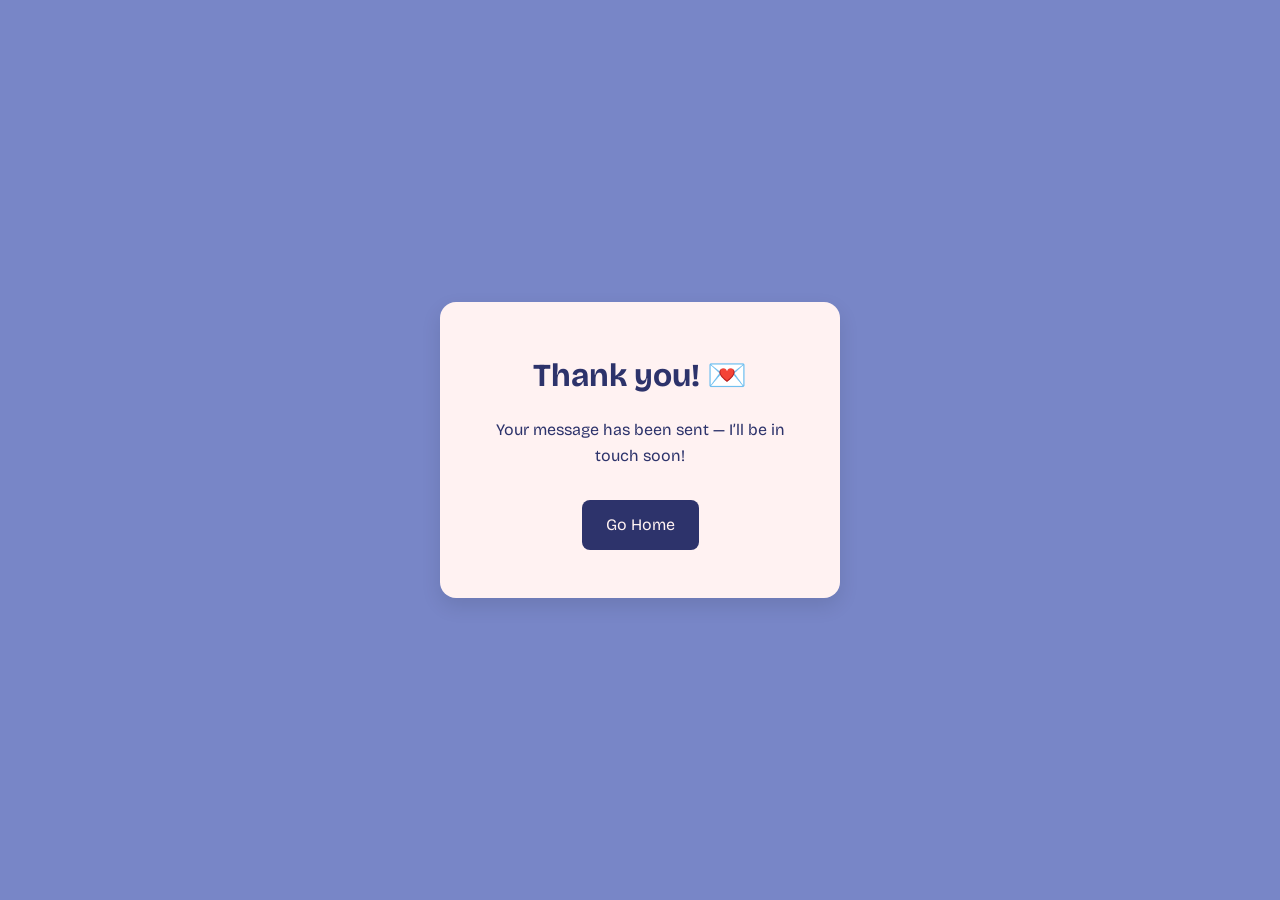
<file: thank-you.html>
<!DOCTYPE html>
<html lang="en">
<head>
        <meta charset="UTF-8">
        <meta name="viewport" content="width=device-width, initial-scale=1.0">
        <title>My Portfolio</title>
        <link rel="stylesheet" href="style.css">
        <!--FONT LINKS-->
        <link rel="preconnect" href="https://fonts.googleapis.com">
    <link rel="preconnect" href="https://fonts.gstatic.com" crossorigin>
    <link href="https://fonts.googleapis.com/css2?family=Bricolage+Grotesque:opsz,wght@12..96,200..800&display=swap" rel="stylesheet">
    
  <style>
    body {
      margin: 0;
      padding: 0;
      background: #7886C7;
      display: flex;
      align-items: center;
      justify-content: center;
      height: 100vh;
      text-align: center;
      color: #333;
    }

    .container {
       background-color: #FFF2F2;
      padding: 3rem;
      border-radius: 16px;
      box-shadow: 0 8px 20px rgba(0, 0, 0, 0.1);
      max-width: 400px;
      width: 90%;
    }

    h1 {
      font-size: 2rem;
      color: #2D336B;
      margin-bottom: 1rem;
    }

    p {
      font-size: 1rem;
      margin-bottom: 2rem;
      color:#2D336B;
    }

    a {
      display: inline-block;
      padding: 0.75rem 1.5rem;
      background-color: #2D336B;
      color: #FFF2F2;
      text-decoration: none;
      border-radius: 8px;
      transition: background-color 0.3s ease;
    }

    a:hover {
      background-color: #7886C7;
    }
  </style>
</head>
<body>
  <div class="container">
    <h1>Thank you! 💌</h1>
    <p>Your message has been sent — I’ll be in touch soon!</p>
    <a href="index.php">Go Home</a>

  </div>
</body>
</html>
</file>
<file: style.css>
* {
        margin: 0;
        padding: 0;
        box-sizing: border-box;
        font-family: "Bricolage Grotesque", sans-serif;
    }
    html {
        scroll-behavior: smooth;
    }

    .sparkle {
        position: fixed;
        width: 10px;
        height: 10px;
        background-color: #d1c7ff;
        clip-path: polygon(50% 0%, 61% 35%, 98% 35%, 68% 57%, 
                           79% 91%, 50% 70%, 21% 91%, 32% 57%, 
                           2% 35%, 39% 35%);
        pointer-events: none;
        opacity: 1;
        animation: sparkleFade 0.5s ease-out forwards;
    }
    
    @keyframes sparkleFade {
        0% {
            opacity: 1;
            transform: scale(1);
        }
        100% {
            opacity: 0;
            transform: scale(2);
        }
    }

    .hover-effect {
        transition: transform 0.2s ease;
    }
    
    .hover-effect:hover {
        transform: scale(1.05); /* Slight bounce effect */
    }
    
    body.no-scroll {
        overflow: hidden;
    }
    
    body {
        background-color: #FFF2F2;
        line-height: 1.6;
        color:#2D336B;
    }
    h2 {
        font-size:60px;
    }
    h3 {
        font-size: 40px;
    }

/* PRELOADER */
#preloader {
    position: fixed;
    top: 0;
    left: 0;
    width: 100%;
    height: 100%;
    background: #FFF2F2; 
    display: flex;
    align-items: center;
    justify-content: center;
    z-index: 9999;
  }
  
  .loader {
    border: 8px solid #A9B5DF;
    border-radius: 50%;
    width: 60px;
    height: 60px;
    animation: spin 1s linear infinite;
  }
  
  @keyframes spin {
    to { transform: rotate(360deg); }
  }
  
 
    /* HEADER */
    .header {
        color: #2D336B;
        padding: 15px 0;
        text-align: center;
        position: relative; 
    }

    .logo {
        width:100px;
    }

     .nav {
        display: flex;
        justify-content: space-around;
        align-items: center;
        max-width: 1300px;
        margin: 0 auto;
    }
    .nav__links {
        list-style: none;
        display: flex;
    }
    .nav__links li {
        margin: 0 15px;
    }
    .nav__links a {
        color: #2D336B;
        text-decoration: none;
        font-weight: bold;
        font-size:24px;
        transition: transform 0.3s ease-in-out, color 0.3s ease-in-out;
    }

    .nav__links a:hover {
        color:#A9B5DF;
        transform: scale(1.1);
    }

    /* SECTION LAYOUT */
      .section {
        padding: 60px 20px;
        opacity: 0;
        transform: translateY(50px);
        transition: opacity 0.6s ease-out, transform 0.6s ease-out;
       
    }
    .section.show {
        opacity: 1;
        transform: translateY(0);
    }
    .section__container {
        display: flex;
        max-width: 1400px;
        width: 100%;
        align-items: center;
        justify-content: center;
        margin: 0 auto;
        gap:100px;
    }

    .section__image {
        position: relative;
        width: 100%;
        max-width:40%;
    }
    .section__image img {
        width:100%;
        border-radius: 10px;
        position: relative;
        z-index: 1;
        object-fit: cover;
       
    }
  
    .section__image::before {
        content: '';
        position: absolute;
        width: 100%;
        height:98%;
        background: #A9B5DF;
        border-radius: 10px;
        z-index: 1;
        transform: translate(20px, 20px);
    }
    .section__content {
        width:100%;
        max-width: 100%;
        text-align: left;
    }
    #hero .section__content {
        max-width: 60%;
        text-align: center;
    }

    .section__content h2 {
        margin-bottom: 15px;
    }
    .section__content p {
        font-size: 24px;
        margin-bottom: 20px;
       
    }
    .btn-container {
        display: flex;
        gap: 15px;
        justify-content: center;
    }
    .button {
        padding: 10px 20px;
        border-radius: 10px;
        font-size: 1rem;
        cursor: pointer;
        text-decoration: none;
        font-weight: bold;
    }
    .btn-primary {
        background: #2D336B;
        color: #FFF2F2;
        border: none;
    }
    .btn-outline {
        background: transparent;
        color: #2D336B;
        border: #2D336B 1px solid;
    }
    .button:hover {
        background-color:#7886C7;
    }

    .hero .section__content p {
        color:#2D336B;
        font-size: 24px;
        font-weight: 500;
    }

    .section.about {
        background-color: #7886C7;
    }
    .section.about h2,p {
        color:#FFF2F2;
    }
        

     /* SKILLS SECTION */
     .skills {
        padding: 50px 20px;
        background: #A9B5DF;
    }
    .skills h2 {
        color:#FFF2F2;
    }
    .skills__grid {
        display: flex;
        justify-content: center;
        flex-wrap: wrap;
        gap: 30px;
        position: relative;
    }
    .skill {
        width: 100px;
        height: 100px;
        display: flex;
        flex-direction: column;
        align-items: center;
        justify-content: center;
        position: relative;
        transition: transform 0.3s ease-out;
    }
    .skill i {
        font-size: 80px;
        color: #FFF2F2;
        transition: transform 0.3s ease-out;
    }
    .skill p {
        margin-top: 10px;
        font-size: 20px;
        font-weight: bold;
        color:#2D336B;
    }
    
    /* FLOAT EFFECT */
    @keyframes float {
        0% { transform: translateY(0px); }
        50% { transform: translateY(-10px); }
        100% { transform: translateY(0px); }
    }
    .skill {
        animation: float 3s ease-in-out infinite;
    }
    
    /* PROJECTS */
    .projects__grid {
        display: grid;
        grid-template-columns: repeat(auto-fit, minmax(300px, 1fr));
        gap: 20px;
        max-width: 1200px;
        margin: 0 auto;
    }
    
    .project {
        background: #FFF2F2;
        border-radius: 10px;
        box-shadow: 0 4px 8px rgba(0, 0, 0, 0.1);
        overflow: hidden;
        transition: transform 0.3s ease-in-out;
    }
    
    .project:hover {
        transform: translateY(-5px);
    }
    
    .project img {
        width: 100%;
        height: 200px;
        object-fit: cover;
        padding:20px;
  
    }
    
    .project__content {
        padding: 20px;
        color:#2D336B;
    }
    
    .project__tags {
        font-size: 0.9rem;
        color: #7886C7;
        margin-bottom: 10px;
    }
    
    .project__description {
        font-size: 1rem;
        color: #2D336B;
        margin-bottom: 15px;
        font-weight: 400;
    }
    
    .project__links {
        display: flex;
        justify-content: space-between;
        padding: 10px 20px;
    }
    
    .project__links a {
        font-size: 1.5rem;
        color: #333;
        transition: color 0.3s;
    }
    
    .project__links a:hover {
        color: #A9B5DF;
    }

  /*CONTACT SECTION*/
    .contact {
        padding: 60px 20px;
        display: flex;
        margin:0 auto;
        width:100%;
        flex-direction: row;
        flex-basis: 50%;
        gap:30px;
    }
 
    .contact__form {
        width: 100%;
        max-width:600px;
        padding: 70px;
        display: flex;
        flex-direction: column;
        gap: 15px;
        background-color: #FFF2F2;
        margin-left:auto;
        border-radius: 10px;
    }
    
    .input-group input,
    .input-group textarea {
        width: 100%;
        padding: 12px;
        border: 1px solid #A9B5DF;
        border-radius: 8px;
        font-size: 1rem;
    }
    
    .input-group textarea {
        height: 150px;
        resize: none;
    }
    
    button {
        background-color: #2D336B;
        color: #FFF2F2;
        padding: 12px;
        border: none;
        border-radius: 8px;
        font-size: 1rem;
        cursor: pointer;
        transition: background 0.3s;
    }
    
    button:hover {
        background-color: #7886C7;
    }
    
    .contact__links {
        margin-top: 20px;
        display: flex;
        justify-content: center;
        gap: 15px;
        border-top: 1px solid #FFF2F2;
    }
    
    .contact__links a {
        font-size: 2.8rem;
        color: #FFF2F2;
        transition: color 0.3s;
    }
    
    .contact__links a:hover {
        color: #A9B5DF;
    }

.gradient-background{
    background: linear-gradient(to bottom, #FFF2F2, #2D336B);
    color: white;
   
}

/*MUSIC TOGGLE*/
#musicToggle {
    position: fixed;
    bottom: 80px;
    right: 20px;
    width: 50px;
    height: 50px;
    background: #2D336B;
    color: white;
    border: none;
    border-radius: 50%;
    cursor: pointer;
    font-size: 20px;
    display: flex;
    justify-content: center;
    align-items: center;
    transition: background 0.3s ease-in-out;
}

#musicToggle:hover {
    background: #1f264f;
}

 button#musicToggle {
        position: static; 
        margin: 0 50px;
      }


/*SCROLL TO TOP*/
#scrollToTopBtn {
    position: fixed;
    bottom: 20px;
    right: 20px;
    width: 50px;
    height: 50px;
    background: #2D336B;
    color: white;
    border: none;
    border-radius: 50%;
    cursor: pointer;
    font-size: 20px;
    display: none; 
    justify-content: center;
    align-items: center;
    transition: opacity 0.3s ease-in-out;
}

#scrollToTopBtn:hover {
    background: #1f264f;
}

#scrollToTopBtn.show {
    display: flex;
    opacity: 1;
}




/* MOBILE MENU */
.hamburger {
    display: none;
    flex-direction: column;
    cursor: pointer;
    z-index: 1000;
    position: relative;
    width: 80px; 
    height: 35px; 
    justify-content: space-around;
    align-items: center;
}

.hamburger div {
    width: 40px; 
    height: 3px;
    background: #2D336B;
    margin: 4px;
    transition: all 0.3s ease-in-out;
}

.hamburger.active div:nth-child(1) {
    transform: rotate(45deg) translate(8px, 8px);
}

.hamburger.active div:nth-child(2) {
    opacity: 0;
}

.hamburger.active div:nth-child(3) {
    transform: rotate(-45deg) translate(8px, -8px);
}


.mobile-menu {
    position: fixed;
    top: 0;
    left: 0;
    width: 100vw;
    height: 100vh;
    background: #7886C7;
    text-align: center;
    display: flex;
    flex-direction: column;
    align-items: center;
    justify-content: center;
    transform: translateY(-100%);
    transition: transform 0.3s ease-in-out;
    z-index: 999;
    padding-top: 50px;
    
}
.mobile-menu.active {
    transform: translateY(0);
}
.mobile-menu .profile {
    text-align: center;
    margin-bottom: 20px;
}
.mobile-menu .profile img {
    width: 150px;
    height: 150px;
    border-radius: 20%;
    margin-bottom: 10px;
    object-fit: cover;
}
.mobile-menu .profile h3,
.mobile-menu .profile p {
    color: #FFF2F2;
    margin: 5px 0;
    font-size: x-large;
}
.mobile-menu a {
    padding: 15px;
    color: white;
    text-decoration: none;
    display: flex;
    align-items: center;
    justify-content: center;
    gap: 10px;
    font-size: 22px;
    transition:.3s ease-in-out;
}
.mobile-menu a:hover {
    color:#d1c7ff;
}
.mobile-menu a i {
    font-size: 22px;
    color: white;
    transition:.3s ease-in-out;
}


.contact-message {
    padding: 15px;
    margin-top: 15px;
    border-radius: 8px;
    font-weight: bold;
    font-size: 18px;
    text-align: center;
}

.contact-message.success {
    color: #2D336B;
    background-color: #d3ffe4;
    border: 1px solid #2D336B;
}

.contact-message.error {
    color: #fff;
    background-color: #ff4e4e;
    border: 1px solid #cc0000;
}


@media (max-width: 768px) {

    .nav {
     justify-content: space-evenly;
    }
    .nav > a {
        order:1;
    }
    .nav > button#musicToggle {
        order:0;
    }
    .nav > .hamburger {
        order:2;
    }
    .nav__links {
        display: none;
    }
    .hamburger {
        display: flex;
    }

    .contact {
        flex-direction: column;
    }

    .section__container {
        flex-direction: column;
        gap:10px;
    }
    .section__image {
        max-width:50%;
    }
  
    button#musicToggle {
        margin: 0;
      }
    #projects {
        padding:0 50px;
    }
    #hero .section__content {
        max-width: 100%;
    }

}

@media (width > 1550px) {
    .section {
        padding:50px 200px;
    }
}
</file>
